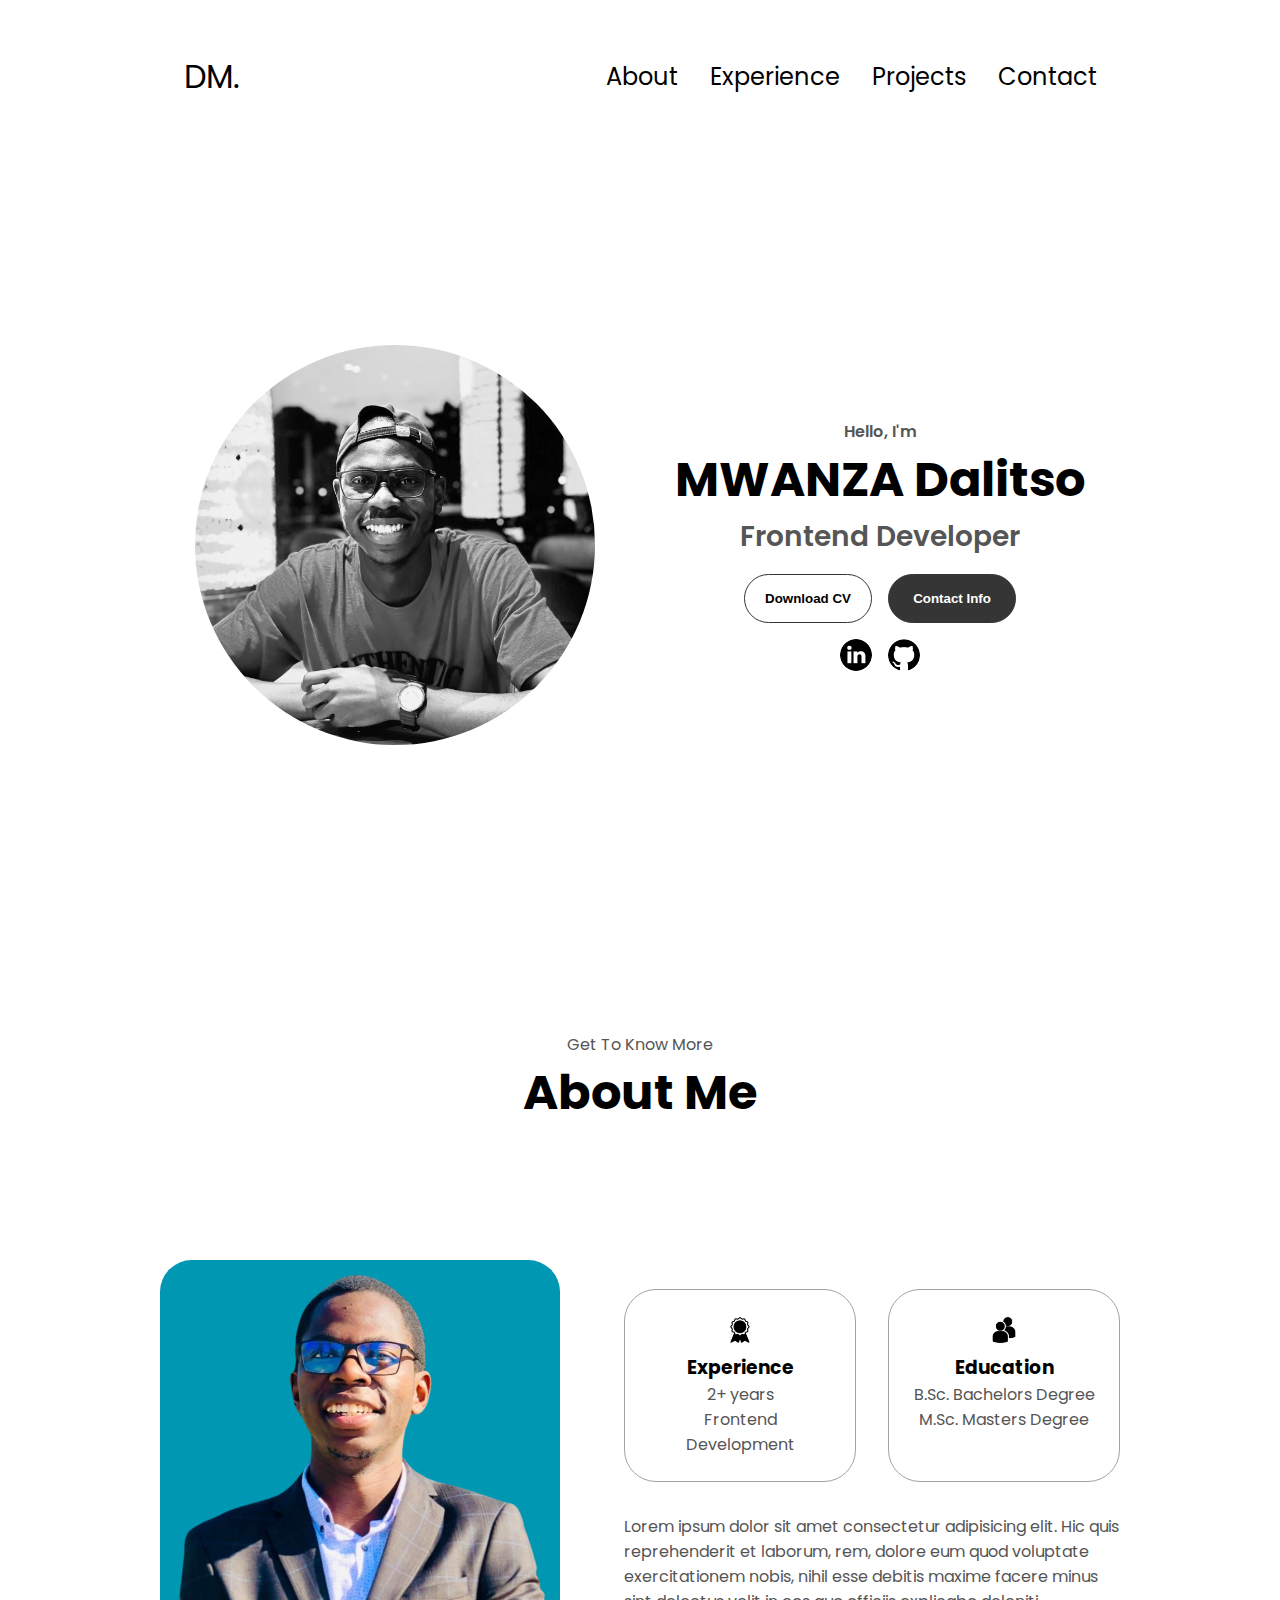
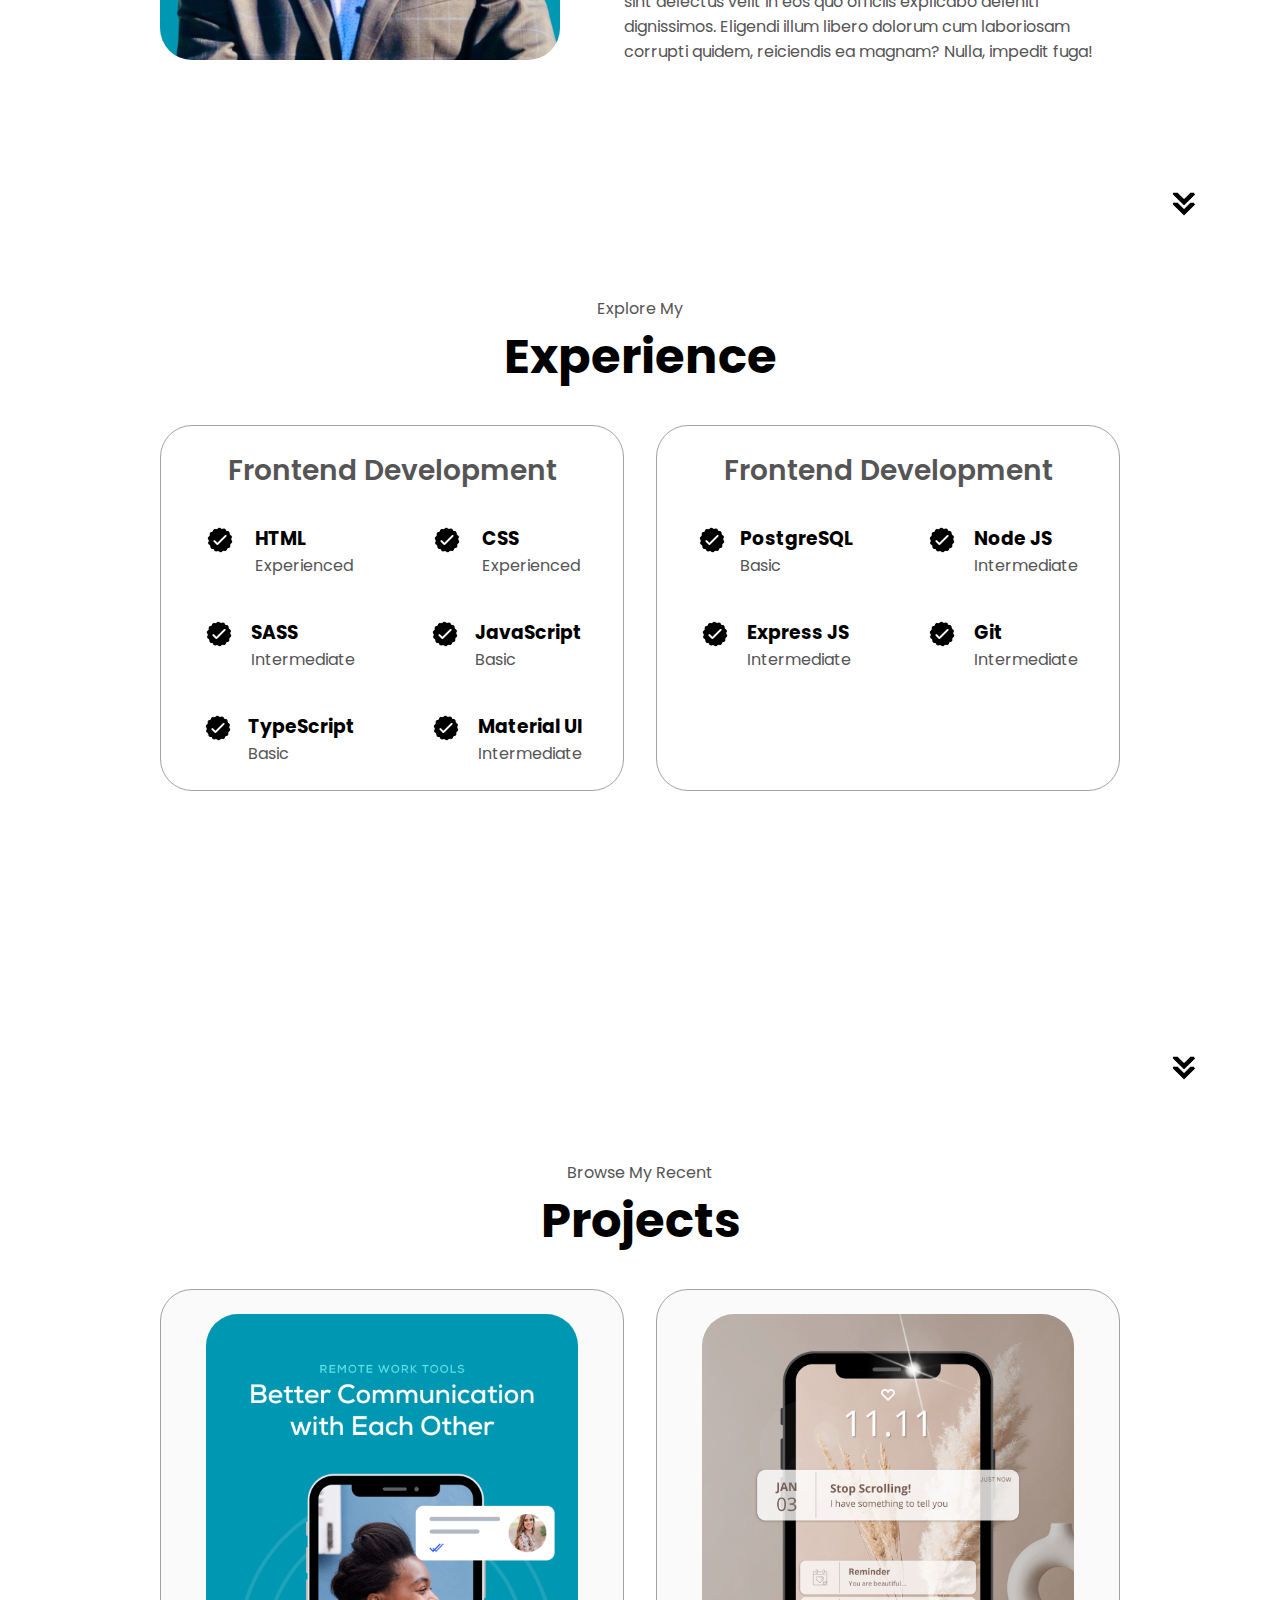
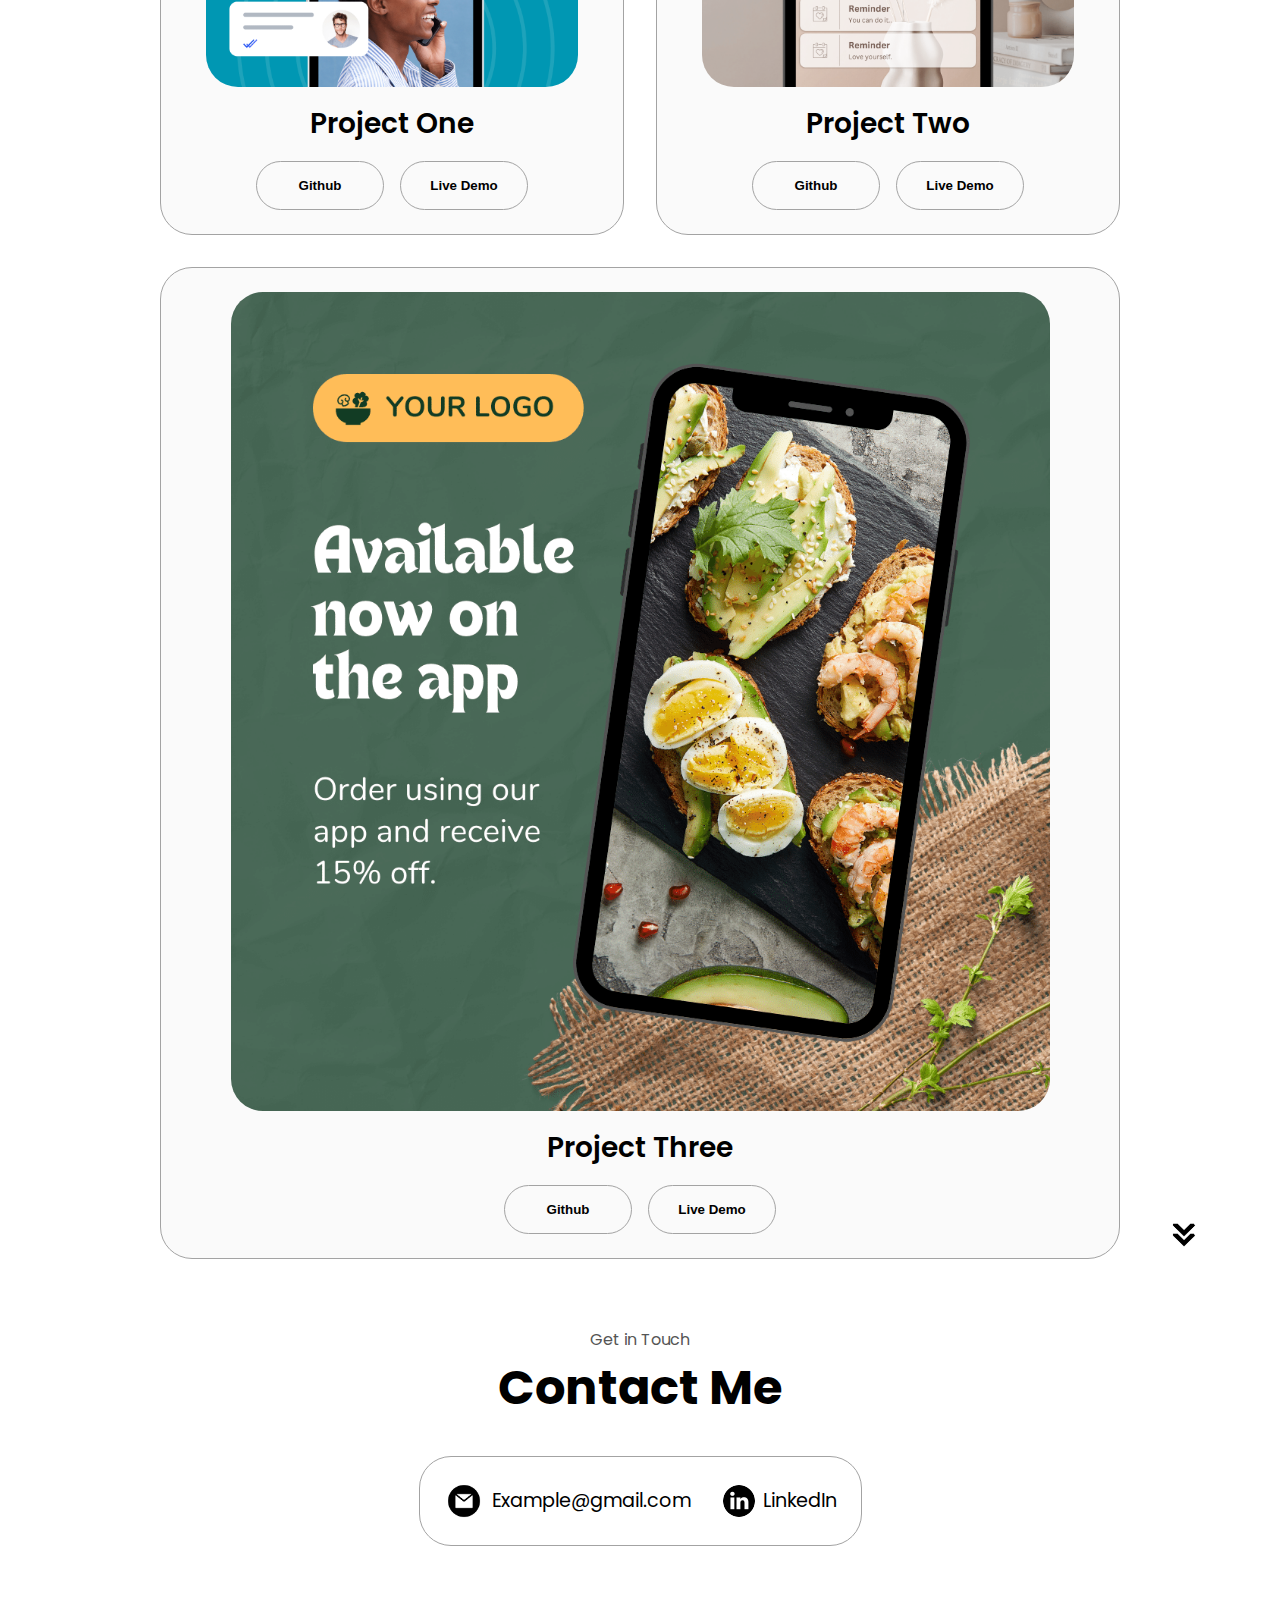
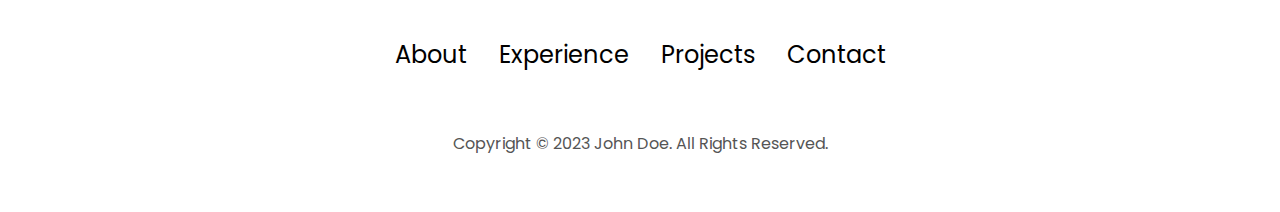
<file: Part I/index.html>
<!DOCTYPE html>
<html lang="en">
  <head>
    <meta charset="UTF-8" />
    <meta http-equiv="X-UA-Compatible" content="IE=edge" />
    <meta name="viewport" content="width=device-width, initial-scale=1.0" />
    <title>My Portfolio</title>
    <link rel="stylesheet" href="style.css" />
    <link rel="stylesheet" href="mediaqueries.css" />
  </head>
  <body>
    <nav id="desktop-nav">
      <div class="logo">DM.</div>
      <div>
        <ul class="nav-links">
          <li><a href="#about">About</a></li>
          <li><a href="#experience">Experience</a></li>
          <li><a href="#projects">Projects</a></li>
          <li><a href="#contact">Contact</a></li>
        </ul>
      </div>
    </nav>
    <nav id="hamburger-nav">
      <div class="logo">John Doe</div>
      <div class="hamburger-menu">
        <div class="hamburger-icon" onclick="toggleMenu()">
          <span></span>
          <span></span>
          <span></span>
        </div>
        <div class="menu-links">
          <li><a href="#about" onclick="toggleMenu()">About</a></li>
          <li><a href="#experience" onclick="toggleMenu()">Experience</a></li>
          <li><a href="#projects" onclick="toggleMenu()">Projects</a></li>
          <li><a href="#contact" onclick="toggleMenu()">Contact</a></li>
        </div>
      </div>
    </nav>
    <section id="profile">
      <div class="section__pic-container">
        <img src="./assets/profile-pic.JPG" alt="John Doe profile picture" />
      </div>
      <div class="section__text">
        <p class="section__text__p1">Hello, I'm</p>
        <h1 class="title">MWANZA Dalitso</h1>
        <p class="section__text__p2">Frontend Developer</p>
        <div class="btn-container">
          <button
            class="btn btn-color-2"
            onclick="window.open('./assets/Mwanza_Dalitso_CV.pdf')"
          >
            Download CV
          </button>
          <button class="btn btn-color-1" onclick="location.href='./#contact'">
            Contact Info
          </button>
        </div>
        <div id="socials-container">
          <img
            src="./assets/linkedin.png"
            alt="My LinkedIn profile"
            class="icon"
            onclick="location.href='https://linkedin.com/'"
          />
          <img
            src="./assets/github.png"
            alt="My Github profile"
            class="icon"
            onclick="location.href='https://github.com/'"
          />
        </div>
      </div>
    </section>
    <section id="about">
      <p class="section__text__p1">Get To Know More</p>
      <h1 class="title">About Me</h1>
      <div class="section-container">
        <div class="section__pic-container">
          <img
            src="./assets/Mr.DM.JPG"
            alt="Profile picture"
            class="about-pic"
          />
        </div>
        <div class="about-details-container">
          <div class="about-containers">
            <div class="details-container">
              <img
                src="./assets/experience.png"
                alt="Experience icon"
                class="icon"
              />
              <h3>Experience</h3>
              <p>2+ years <br />Frontend Development</p>
            </div>
            <div class="details-container">
              <img
                src="./assets/education.png"
                alt="Education icon"
                class="icon"
              />
              <h3>Education</h3>
              <p>B.Sc. Bachelors Degree<br />M.Sc. Masters Degree</p>
            </div>
          </div>
          <div class="text-container">
            <p>
              Lorem ipsum dolor sit amet consectetur adipisicing elit. Hic quis
              reprehenderit et laborum, rem, dolore eum quod voluptate
              exercitationem nobis, nihil esse debitis maxime facere minus sint
              delectus velit in eos quo officiis explicabo deleniti dignissimos.
              Eligendi illum libero dolorum cum laboriosam corrupti quidem,
              reiciendis ea magnam? Nulla, impedit fuga!
            </p>
          </div>
        </div>
      </div>
      <img
        src="./assets/arrow.png"
        alt="Arrow icon"
        class="icon arrow"
        onclick="location.href='./#experience'"
      />
    </section>
    <section id="experience">
      <p class="section__text__p1">Explore My</p>
      <h1 class="title">Experience</h1>
      <div class="experience-details-container">
        <div class="about-containers">
          <div class="details-container">
            <h2 class="experience-sub-title">Frontend Development</h2>
            <div class="article-container">
              <article>
                <img
                  src="./assets/checkmark.png"
                  alt="Experience icon"
                  class="icon"
                />
                <div>
                  <h3>HTML</h3>
                  <p>Experienced</p>
                </div>
              </article>
              <article>
                <img
                  src="./assets/checkmark.png"
                  alt="Experience icon"
                  class="icon"
                />
                <div>
                  <h3>CSS</h3>
                  <p>Experienced</p>
                </div>
              </article>
              <article>
                <img
                  src="./assets/checkmark.png"
                  alt="Experience icon"
                  class="icon"
                />
                <div>
                  <h3>SASS</h3>
                  <p>Intermediate</p>
                </div>
              </article>
              <article>
                <img
                  src="./assets/checkmark.png"
                  alt="Experience icon"
                  class="icon"
                />
                <div>
                  <h3>JavaScript</h3>
                  <p>Basic</p>
                </div>
              </article>
              <article>
                <img
                  src="./assets/checkmark.png"
                  alt="Experience icon"
                  class="icon"
                />
                <div>
                  <h3>TypeScript</h3>
                  <p>Basic</p>
                </div>
              </article>
              <article>
                <img
                  src="./assets/checkmark.png"
                  alt="Experience icon"
                  class="icon"
                />
                <div>
                  <h3>Material UI</h3>
                  <p>Intermediate</p>
                </div>
              </article>
            </div>
          </div>
          <div class="details-container">
            <h2 class="experience-sub-title">Frontend Development</h2>
            <div class="article-container">
              <article>
                <img
                  src="./assets/checkmark.png"
                  alt="Experience icon"
                  class="icon"
                />
                <div>
                  <h3>PostgreSQL</h3>
                  <p>Basic</p>
                </div>
              </article>
              <article>
                <img
                  src="./assets/checkmark.png"
                  alt="Experience icon"
                  class="icon"
                />
                <div>
                  <h3>Node JS</h3>
                  <p>Intermediate</p>
                </div>
              </article>
              <article>
                <img
                  src="./assets/checkmark.png"
                  alt="Experience icon"
                  class="icon"
                />
                <div>
                  <h3>Express JS</h3>
                  <p>Intermediate</p>
                </div>
              </article>
              <article>
                <img
                  src="./assets/checkmark.png"
                  alt="Experience icon"
                  class="icon"
                />
                <div>
                  <h3>Git</h3>
                  <p>Intermediate</p>
                </div>
              </article>
            </div>
          </div>
        </div>
      </div>
      <img
        src="./assets/arrow.png"
        alt="Arrow icon"
        class="icon arrow"
        onclick="location.href='./#projects'"
      />
    </section>
    <section id="projects">
      <p class="section__text__p1">Browse My Recent</p>
      <h1 class="title">Projects</h1>
      <div class="experience-details-container">
        <div class="about-containers">
          <div class="details-container color-container">
            <div class="article-container">
              <img
                src="./assets/project-1.png"
                alt="Project 1"
                class="project-img"
              />
            </div>
            <h2 class="experience-sub-title project-title">Project One</h2>
            <div class="btn-container">
              <button
                class="btn btn-color-2 project-btn"
                onclick="location.href='https://github.com/'"
              >
                Github
              </button>
              <button
                class="btn btn-color-2 project-btn"
                onclick="location.href='https://github.com/'"
              >
                Live Demo
              </button>
            </div>
          </div>
          <div class="details-container color-container">
            <div class="article-container">
              <img
                src="./assets/project-2.png"
                alt="Project 2"
                class="project-img"
              />
            </div>
            <h2 class="experience-sub-title project-title">Project Two</h2>
            <div class="btn-container">
              <button
                class="btn btn-color-2 project-btn"
                onclick="location.href='https://github.com/'"
              >
                Github
              </button>
              <button
                class="btn btn-color-2 project-btn"
                onclick="location.href='https://github.com/'"
              >
                Live Demo
              </button>
            </div>
          </div>
          <div class="details-container color-container">
            <div class="article-container">
              <img
                src="./assets/project-3.png"
                alt="Project 3"
                class="project-img"
              />
            </div>
            <h2 class="experience-sub-title project-title">Project Three</h2>
            <div class="btn-container">
              <button
                class="btn btn-color-2 project-btn"
                onclick="location.href='https://github.com/'"
              >
                Github
              </button>
              <button
                class="btn btn-color-2 project-btn"
                onclick="location.href='https://github.com/'"
              >
                Live Demo
              </button>
            </div>
          </div>
        </div>
      </div>
      <img
        src="./assets/arrow.png"
        alt="Arrow icon"
        class="icon arrow"
        onclick="location.href='./#contact'"
      />
    </section>
    <section id="contact">
      <p class="section__text__p1">Get in Touch</p>
      <h1 class="title">Contact Me</h1>
      <div class="contact-info-upper-container">
        <div class="contact-info-container">
          <img
            src="./assets/email.png"
            alt="Email icon"
            class="icon contact-icon email-icon"
          />
          <p><a href="mailto:examplemail@gmail.com">Example@gmail.com</a></p>
        </div>
        <div class="contact-info-container">
          <img
            src="./assets/linkedin.png"
            alt="LinkedIn icon"
            class="icon contact-icon"
          />
          <p><a href="https://www.linkedin.com">LinkedIn</a></p>
        </div>
      </div>
    </section>
    <footer>
      <nav>
        <div class="nav-links-container">
          <ul class="nav-links">
            <li><a href="#about">About</a></li>
            <li><a href="#experience">Experience</a></li>
            <li><a href="#projects">Projects</a></li>
            <li><a href="#contact">Contact</a></li>
          </ul>
        </div>
      </nav>
      <p>Copyright &#169; 2023 John Doe. All Rights Reserved.</p>
    </footer>
    <script src="script.js"></script>
  </body>
</html>
</file>
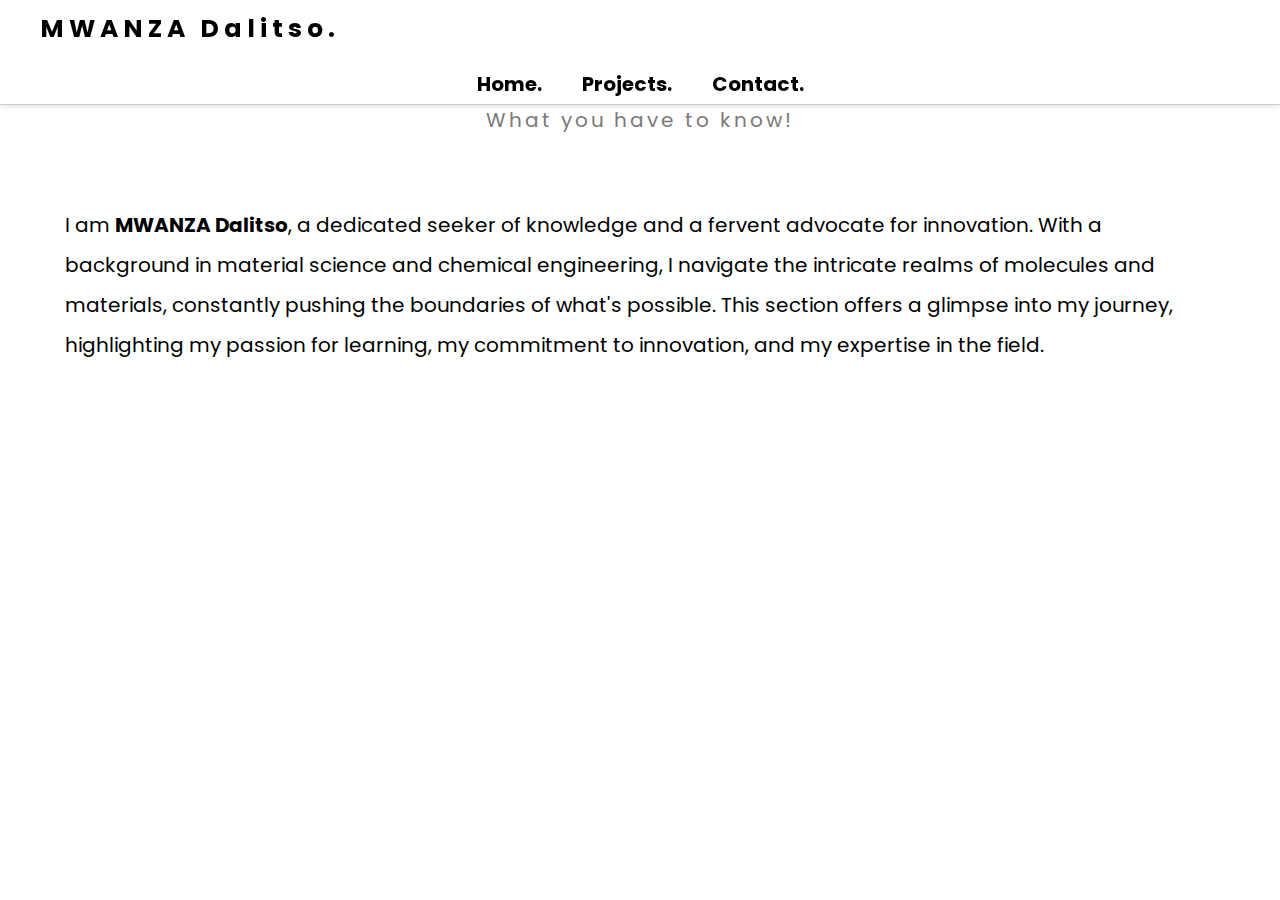
<file: Part II/about.html>
<!DOCTYPE html>
<html lang="en">
<head>
  <meta charset="UTF-8">
  <meta name="viewport" content="width=device-width, initial-scale=1.0">
  <title>Document</title>
  <link rel="stylesheet" href="styles.css">
  <link rel="stylesheet" href="https://cdnjs.cloudflare.com/ajax/libs/font-awesome/6.5.2/css/all.min.css" integrity="sha512-SnH5WK+bZxgPHs44uWIX+LLJAJ9/2PkPKZ5QiAj6Ta86w+fsb2TkcmfRyVX3pBnMFcV7oQPJkl9QevSCWr3W6A==" crossorigin="anonymous" referrerpolicy="no-referrer" />

</head>
<body>
  <!-- MAIN SECTION -->
  <header id="header">
    <h1 class="logo"> <i class="fa-brands fa-slack"></i>MWANZA Dalitso.</h1>
    <nav>
      <ul>
        <li><a href="home.html">Home.</a></li>
        <li><a href="projects.html">Projects.</a></li>
        <li><a href="contact.html">Contact.</a></li>
      </ul>
    </nav>
  </header>
  <!-- ABOUT SECTION -->
  <section id="about__section">
    <div class="section_container">About.</div>
    <div class="section__container__sub"> 
      <p>What you have to know!</p>
    </div>
      <div class="content-container">
        <div>
          <p>
            I am <span>MWANZA Dalitso</span>,  a dedicated seeker of knowledge and a fervent advocate for innovation. With a background in material science and chemical engineering, I navigate the intricate realms of molecules and materials, constantly pushing the boundaries of what's possible. This section offers a glimpse into my journey, highlighting my passion for learning, my commitment to innovation, and my expertise in the field.
          </p>
        </div>
  </section>
  <!-- JS TAG -->
  <script src="script.js"></script>
</body>
</html>
</file>
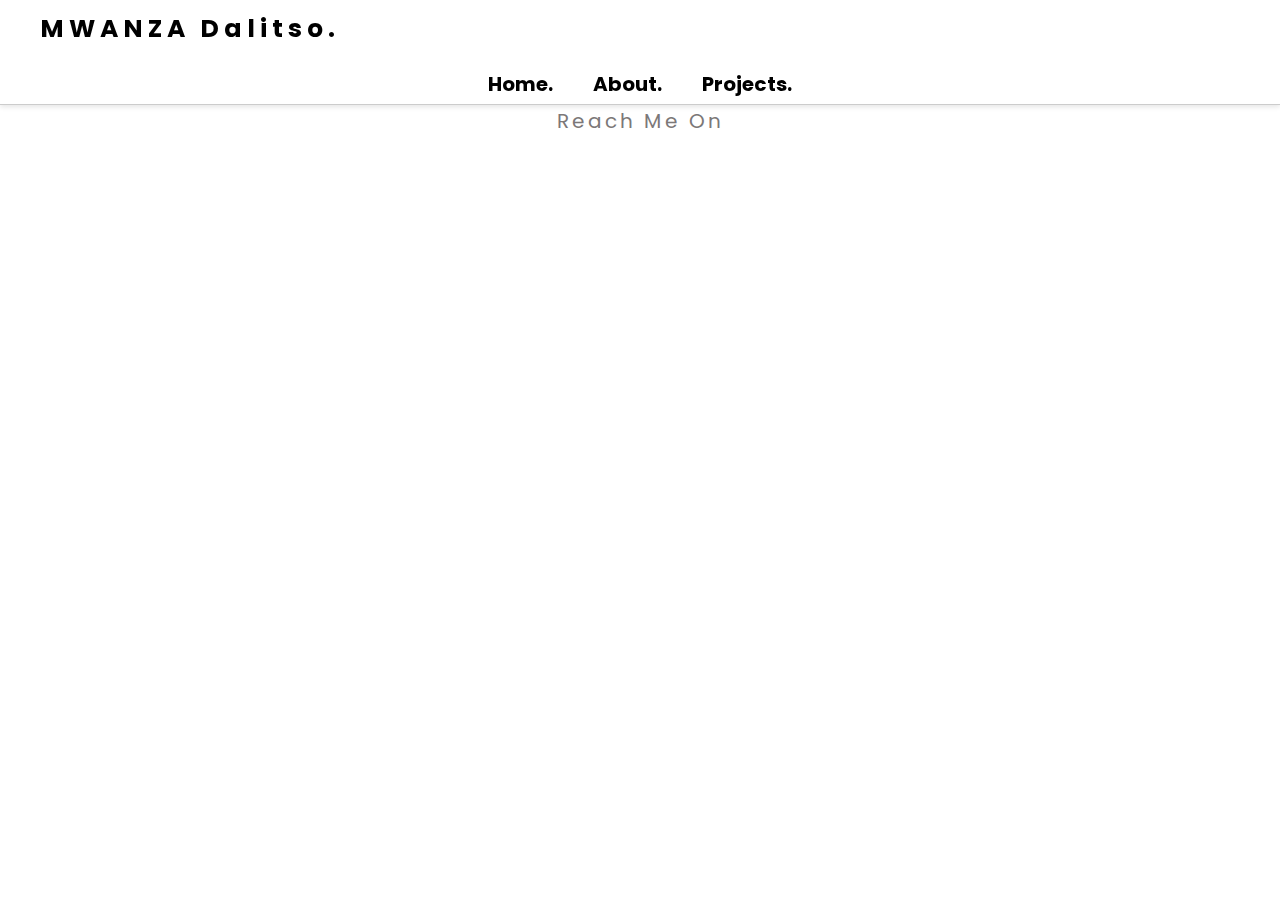
<file: Part II/contact.html>
<!DOCTYPE html>
<html lang="en">
<head>
  <meta charset="UTF-8">
  <meta name="viewport" content="width=device-width, initial-scale=1.0">
  <title>Document</title>
  <link rel="stylesheet" href="styles.css">
  <link rel="stylesheet" href="https://cdnjs.cloudflare.com/ajax/libs/font-awesome/6.5.2/css/all.min.css" integrity="sha512-SnH5WK+bZxgPHs44uWIX+LLJAJ9/2PkPKZ5QiAj6Ta86w+fsb2TkcmfRyVX3pBnMFcV7oQPJkl9QevSCWr3W6A==" crossorigin="anonymous" referrerpolicy="no-referrer" />

</head>
<body>
  <!-- MAIN SECTION -->
  <header id="header">
    <h1 class="logo"> <i class="fa-brands fa-slack"></i>MWANZA Dalitso.</h1>
    <nav>
      <ul>
        <li><a href="home.html">Home.</a></li>
        <li><a href="about.html">About.</a></li>
        <li><a href="projects.html">Projects.</a></li>
      </ul>
    </nav>
  </header>
  <section id="contact__section">
    <div class="section_container">Social Networks.</div>
    <div class="section__container__sub">
      <p>Reach Me On</p> </div>
    <article class="icons">
      <ul>
        <li><a href="https://www.facebook.com/mwanza.d.dalitso"><i class="fa-brands fa-facebook"></i></a></li>
        <li><a href="https://www.instagram.com/mwanza.d.dalitso/"><i class="fa-brands fa-instagram"></i></a></li>
        <li><a href="https://www.youtube.com/@MWANZA_DM"><i class="fa-brands fa-youtube"></i></a></li>
        <li><a href="https://twitter.com/MwanzaDalitsoZM"><i class="fa-brands fa-x-twitter"></i></a></li>
      </ul>
    </article>
  </section>
<!-- JS TAG -->
<script src="script.js"></script>
</body>
</html>
</file>
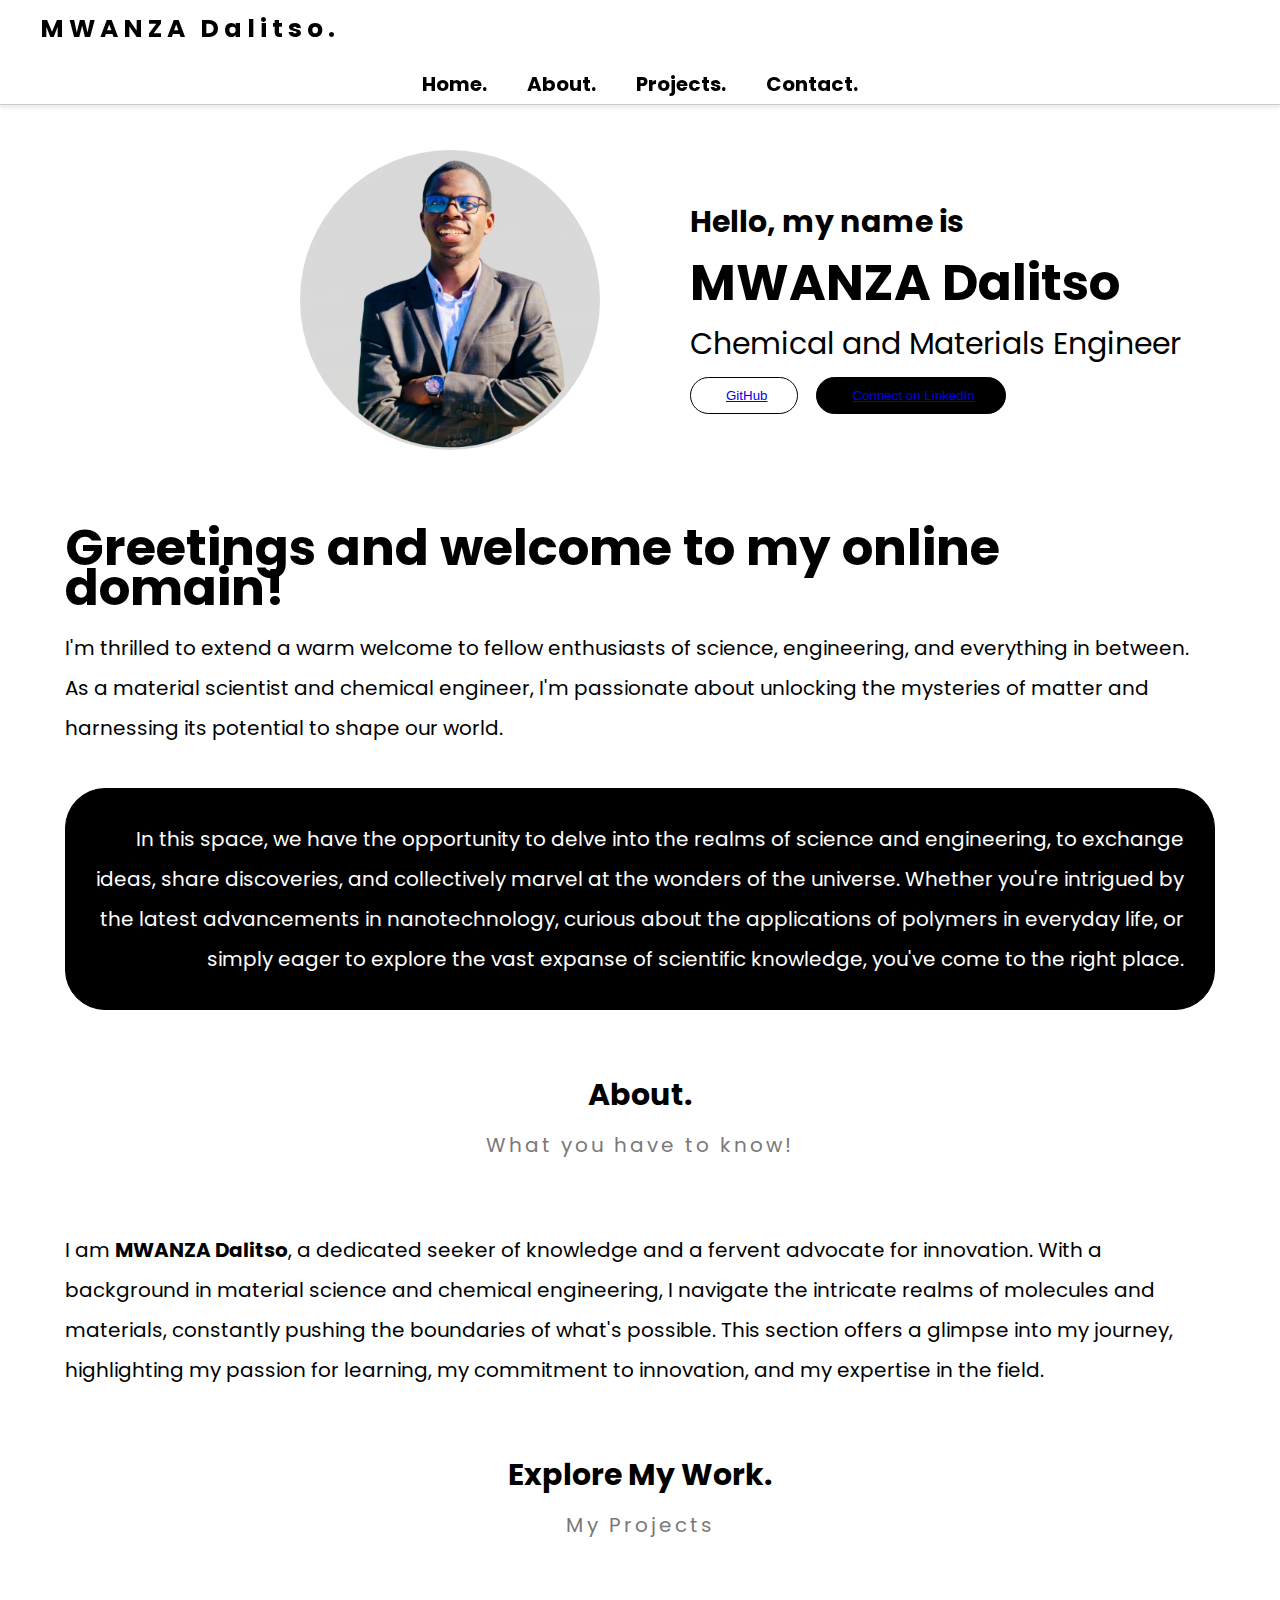
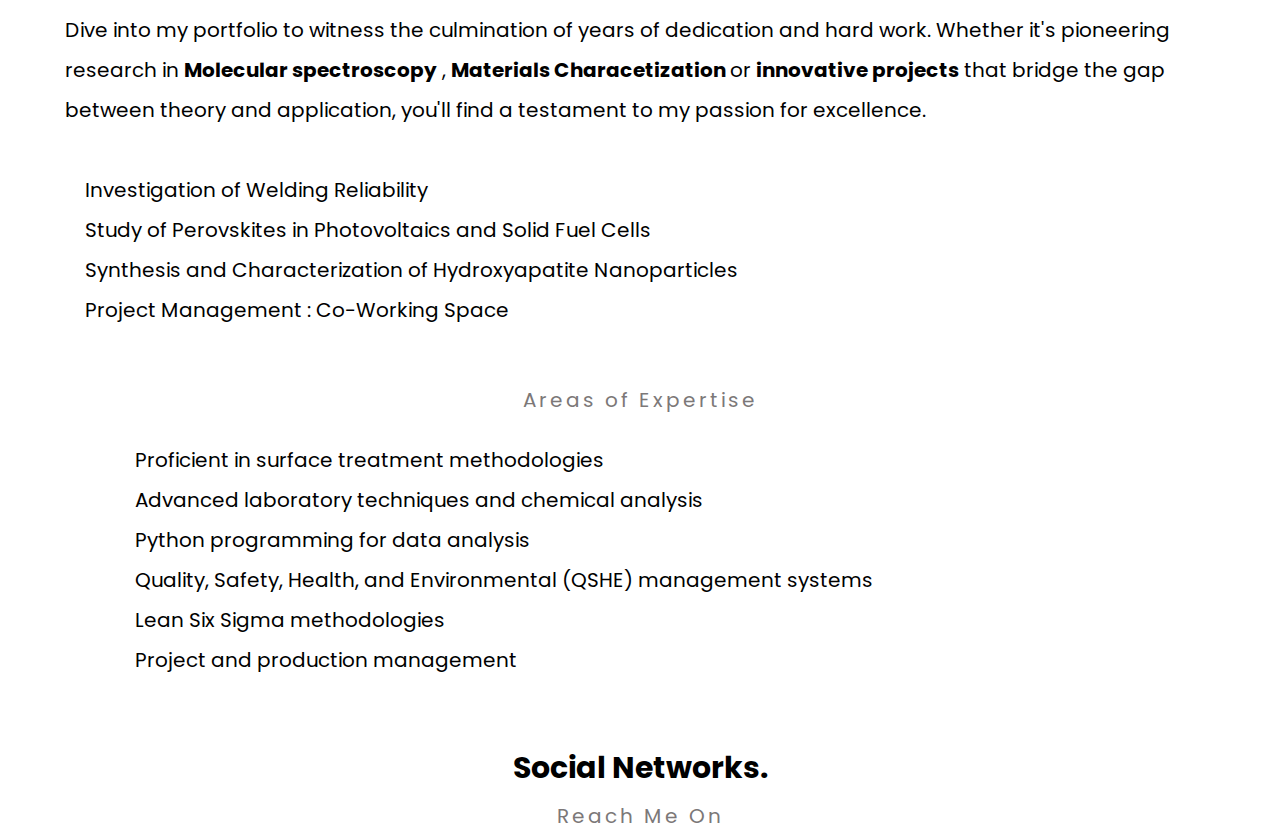
<file: Part II/main.html>
<!DOCTYPE html>
<html lang="en">
<head>
  <meta charset="UTF-8">
  <meta name="viewport" content="width=device-width, initial-scale=1.0">
  <title>MWANZA DM.</title>
  <link rel="stylesheet" href="styles.css">
  <link rel="stylesheet" href="https://cdnjs.cloudflare.com/ajax/libs/font-awesome/6.5.2/css/all.min.css" integrity="sha512-SnH5WK+bZxgPHs44uWIX+LLJAJ9/2PkPKZ5QiAj6Ta86w+fsb2TkcmfRyVX3pBnMFcV7oQPJkl9QevSCWr3W6A==" crossorigin="anonymous" referrerpolicy="no-referrer" />

</head>
<body>
<!-- MAIN SECTION -->
  <header id="header">
    <h1 class="logo"> <i class="fa-brands fa-slack"></i>MWANZA Dalitso.</h1>
    <nav>
      <ul>
        <li><a href="home.html">Home.</a></li>
        <li><a href="about.html">About.</a></li>
        <li><a href="projects.html">Projects.</a></li>
        <li><a href="contact.html">Contact.</a></li>
      </ul>
    </nav>
  </header>

<!-- HOME SECTION -->
  <section id="home__section__">
    <div class="home__section">Home.</div>
    <div class="container">
      <div>
        <img src="images/profile__pic.png" alt="">
      </div>
      <div class="home-section">
        <h4>Hello, my name is</h4>
        <h1> MWANZA Dalitso</h1>
        <p>Chemical and Materials Engineer</p>
        <div class="btn-1">
          <div class="btn-1">
            <!-- <a href="www.canva.com/design/DAF_ehY5FIw/5enXbmmlulrkzFFyUw8c5A/edit?utm_content=DAF_ehY5FIw&utm_campaign=designshare&utm_medium=link2&utm_source=sharebutton" class="resume"><i class="fa-solid fa-user"></i>Resume</a> -->
            <button class="git_profile"><a href="www.github.com/Mwanza-DM"><i class="fa-brands fa-github"></i>GitHub</a></button>
            <button class="portfolio"><a href="www.linkedin.com/in/mwanza-dalitso/"><i class="fa-brands fa-linkedin"></i>Connect on LinkedIn</a></button>
          </div>
          
        </div>
      </div>
    </div>
  </section>

  <!-- GREETINGS SECTION -->
  <section id="home__content">
    <div class="content-container">
      <div class="welcome-msg">
        <h1>Greetings and welcome to my online domain!</h1>
        <p>
          I'm thrilled to extend a warm welcome to fellow enthusiasts of science, engineering, and everything in between. As a material scientist and chemical engineer, I'm passionate about unlocking the mysteries of matter and harnessing its potential to shape our world.
      </p>
      </div>
    </div>
    <div class="content-container">
      <div class="welcome-msg-1">
        <p>
          In this space, we have the opportunity to delve into the realms of science and engineering, to exchange ideas, share discoveries, and collectively marvel at the wonders of the universe. Whether you're intrigued by the latest advancements in nanotechnology, curious about the applications of polymers in everyday life, or simply eager to explore the vast expanse of scientific knowledge, you've come to the right place.
      </p>
      </div>
    </div>
  </section>

  <!-- ABOUT SECTION -->
  <section id="about__section">
    <div class="section_container">About.</div>
    <div class="section__container__sub"> 
      <p>What you have to know!</p>
    </div>
      <div class="content-container">
        <div>
          <p>
            I am <span>MWANZA Dalitso</span>,  a dedicated seeker of knowledge and a fervent advocate for innovation. With a background in material science and chemical engineering, I navigate the intricate realms of molecules and materials, constantly pushing the boundaries of what's possible. This section offers a glimpse into my journey, highlighting my passion for learning, my commitment to innovation, and my expertise in the field.
          </p>
        </div>
  </section>

  <!-- EXPLORE MY WORK -->
  <section id="my__work__section">
    <div class="section_container">Explore My Work.
    </div>
    <div class="section__container__sub">
      <p>My Projects</p>
    </div>
    <div class="content-container">
      <div>
          <p>
            Dive into my portfolio to witness the culmination of years of dedication and hard work. Whether it's pioneering research in <span>Molecular spectroscopy</span> , <span>Materials Characetization </span> or <span>innovative projects</span> that bridge the gap between theory and application, you'll find a testament to my passion for excellence.
          </p>
          <div class="project__list">
            <p><a href="https://drive.google.com/file/d/1qm8z2gJfwN8blxlfb6uHjXYH_mz1NiUR/view?usp=sharing"><i class="fa-solid fa-gear"></i>Investigation of Welding Reliability</a></p>
            <p><a href="https://drive.google.com/file/d/1QZyeOM7hcLdPbZJ3LDOXmwqv1j4Xkte4/view?usp=sharing"><i class="fa-solid fa-solar-panel"></i>Study of Perovskites in Photovoltaics and Solid Fuel Cells</a></p>
            <p><a href="https://drive.google.com/file/d/1KvAI3AK8iBXnkxTDHKtdg-Yw26kYeggE/view?usp=sharing"><i class="fa-solid fa-flask-vial"></i>Synthesis and Characterization of Hydroxyapatite Nanoparticles</a></p>
            <p><a href="https://drive.google.com/file/d/1GiPEf4HATyr79PwXWtzjQgQdQgcT5HYB/view?usp=sharing"><i class="fa-solid fa-list-check"></i>Project Management : Co-Working Space</a></p>
          </div>
        </div>
  </section>

<!-- AREA OF EXPERTISE -->
  <section id="experience">
    
    <div class="section__container__sub__1">
      <p> Areas of Expertise</p></div>
    <div class="content-container">
      <article>
        <div class="skill">
          <p><i class="fas fa-flask"></i>Proficient in surface treatment methodologies</p>
          <p><i class="fas fa-microscope"></i>Advanced laboratory techniques and chemical analysis</p>
          <p><i class="fab fa-python"></i>Python programming for data analysis</p>
          <p><i class="fas fa-shield-alt"></i> Quality, Safety, Health, and Environmental (QSHE) management systems</p>
          <p><i class="fas fa-chart-line"></i>Lean Six Sigma methodologies</p>
          <p><i class="fas fa-tasks"></i>Project and production management</p>
        </div>
      </article>
  </section>

  <!-- CONTACT DETAILS -->

<section id="contact__section">
  <div class="section_container">Social Networks.</div>
  <div class="section__container__sub">
    <p>Reach Me On</p> </div>
  <article class="icons">
    <ul>
      <li><a href="https://www.facebook.com/mwanza.d.dalitso"><i class="fa-brands fa-facebook"></i></a></li>
      <li><a href="https://www.instagram.com/mwanza.d.dalitso/"><i class="fa-brands fa-instagram"></i></a></li>
      <li><a href="https://www.youtube.com/@MWANZA_DM"><i class="fa-brands fa-youtube"></i></a></li>
      <li><a href="https://twitter.com/MwanzaDalitsoZM"><i class="fa-brands fa-x-twitter"></i></a></li>
    </ul>
  </article>
</section>

  <script src="script.js"></script>
</body>
</html>
</file>
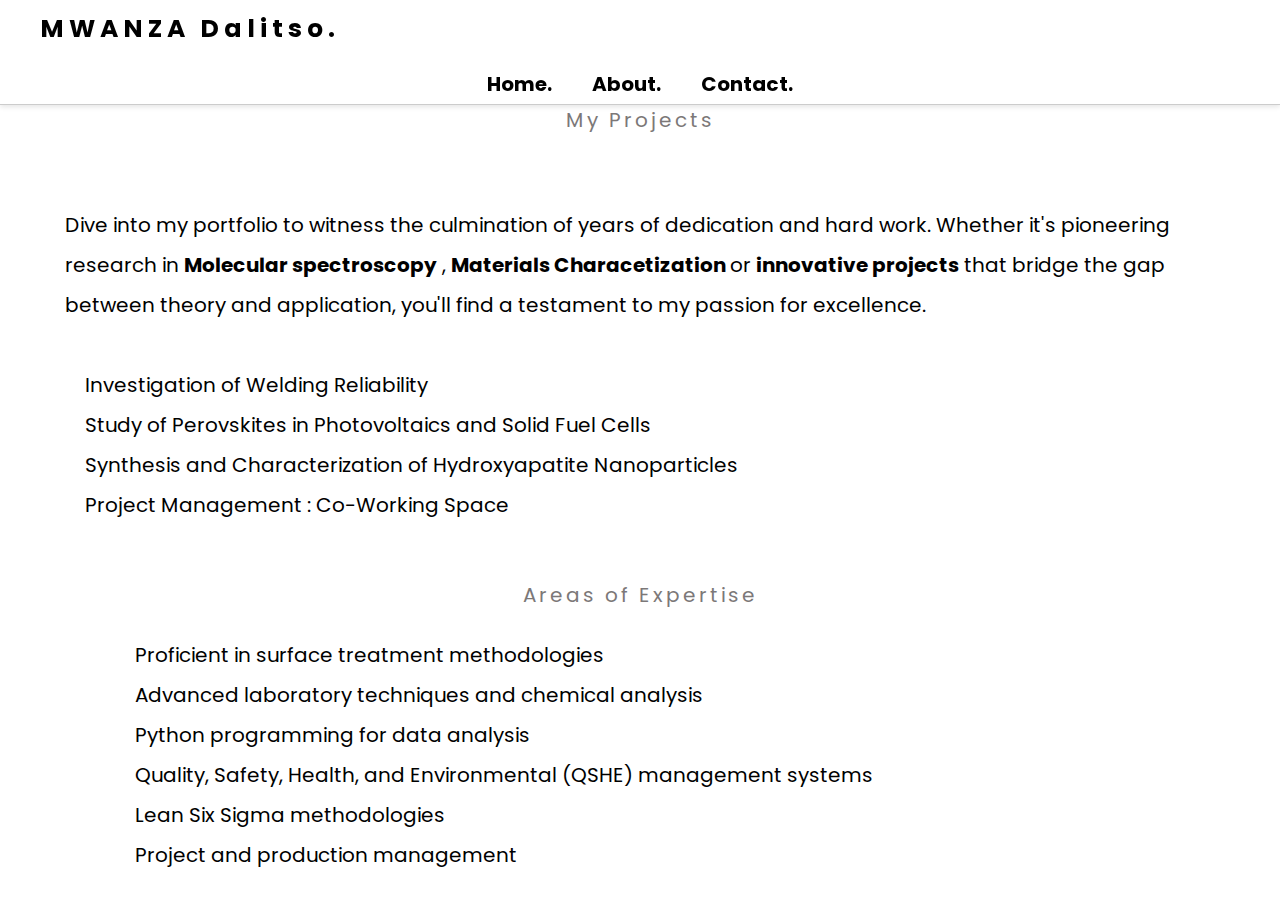
<file: Part II/projects.html>
<!DOCTYPE html>
<html lang="en">
<head>
  <meta charset="UTF-8">
  <meta name="viewport" content="width=device-width, initial-scale=1.0">
  <title>Document</title>
  <link rel="stylesheet" href="styles.css">
  <link rel="stylesheet" href="https://cdnjs.cloudflare.com/ajax/libs/font-awesome/6.5.2/css/all.min.css" integrity="sha512-SnH5WK+bZxgPHs44uWIX+LLJAJ9/2PkPKZ5QiAj6Ta86w+fsb2TkcmfRyVX3pBnMFcV7oQPJkl9QevSCWr3W6A==" crossorigin="anonymous" referrerpolicy="no-referrer" />

</head>
<body>
  <!-- MAIN SECTION -->
  <header id="header">
    <h1 class="logo"> <i class="fa-brands fa-slack"></i>MWANZA Dalitso.</h1>
    <nav>
      <ul>
        <li><a href="home.html">Home.</a></li>
        <li><a href="about.html">About.</a></li>
        <li><a href="contact.html">Contact.</a></li>
      </ul>
    </nav>
  </header>
  <!-- EXPLORE MY WORK -->
  <section id="my__work__section">
    <div class="section_container">Explore My Work.
    </div>
    <div class="section__container__sub">
      <p>My Projects</p>
    </div>
    <div class="content-container">
      <div>
          <p>
            Dive into my portfolio to witness the culmination of years of dedication and hard work. Whether it's pioneering research in <span>Molecular spectroscopy</span> , <span>Materials Characetization </span> or <span>innovative projects</span> that bridge the gap between theory and application, you'll find a testament to my passion for excellence.
          </p>
          <div class="project__list">
            <p><a href="https://drive.google.com/file/d/1qm8z2gJfwN8blxlfb6uHjXYH_mz1NiUR/view?usp=sharing"><i class="fa-solid fa-gear"></i>Investigation of Welding Reliability</a></p>
            <p><a href="https://drive.google.com/file/d/1QZyeOM7hcLdPbZJ3LDOXmwqv1j4Xkte4/view?usp=sharing"><i class="fa-solid fa-solar-panel"></i>Study of Perovskites in Photovoltaics and Solid Fuel Cells</a></p>
            <p><a href="https://drive.google.com/file/d/1KvAI3AK8iBXnkxTDHKtdg-Yw26kYeggE/view?usp=sharing"><i class="fa-solid fa-flask-vial"></i>Synthesis and Characterization of Hydroxyapatite Nanoparticles</a></p>
            <p><a href="https://drive.google.com/file/d/1GiPEf4HATyr79PwXWtzjQgQdQgcT5HYB/view?usp=sharing"><i class="fa-solid fa-list-check"></i>Project Management : Co-Working Space</a></p>
          </div>
        </div>
  </section>

<!-- AREA OF EXPERTISE -->
  <section id="experience">
    
    <div class="section__container__sub__1">
      <p> Areas of Expertise</p></div>
    <div class="content-container">
      <article>
        <div class="skill">
          <p><i class="fas fa-flask"></i>Proficient in surface treatment methodologies</p>
          <p><i class="fas fa-microscope"></i>Advanced laboratory techniques and chemical analysis</p>
          <p><i class="fab fa-python"></i>Python programming for data analysis</p>
          <p><i class="fas fa-shield-alt"></i> Quality, Safety, Health, and Environmental (QSHE) management systems</p>
          <p><i class="fas fa-chart-line"></i>Lean Six Sigma methodologies</p>
          <p><i class="fas fa-tasks"></i>Project and production management</p>
        </div>
      </article>
  </section>
  <!-- JS TAG -->
  <script src="script.js"></script>
</body>
</html>
</file>
<file: Part I/style.css>
/* GENERAL */

@import url("https://fonts.googleapis.com/css2?family=Poppins:wght@300;400;500;600&display=swap");

* {
  margin: 0;
  padding: 0;
}

body {
  font-family: "Poppins", sans-serif;
}

html {
  scroll-behavior: smooth;
}

p {
  color: rgb(85, 85, 85);
}

/* TRANSITION */

a,
.btn {
  transition: all 300ms ease;
}
img{
  border-radius: 50%;
}

/* DESKTOP NAV */

nav,
.nav-links {
  display: flex;
}

nav {
  justify-content: space-around;
  align-items: center;
  height: 17vh;
}

.nav-links {
  gap: 2rem;
  list-style: none;
  font-size: 1.5rem;
}

a {
  color: black;
  text-decoration: none;
  text-decoration-color: white;
}

a:hover {
  color: grey;
  text-decoration: underline;
  text-underline-offset: 1rem;
  text-decoration-color: rgb(181, 181, 181);
}

.logo {
  font-size: 2rem;
}

.logo:hover {
  cursor: default;
}

/* HAMBURGER MENU */

#hamburger-nav {
  display: none;
}

.hamburger-menu {
  position: relative;
  display: inline-block;
}

.hamburger-icon {
  display: flex;
  flex-direction: column;
  justify-content: space-between;
  height: 24px;
  width: 30px;
  cursor: pointer;
}

.hamburger-icon span {
  width: 100%;
  height: 2px;
  background-color: black;
  transition: all 0.3 ease-in-out;
}

.menu-links {
  position: absolute;
  top: 100%;
  right: 0;
  background-color: white;
  width: fit-content;
  max-height: 0;
  overflow: hidden;
  transition: all 0.3 ease-in-out;
}

.menu-links a {
  display: block;
  padding: 10px;
  text-align: center;
  font-size: 1.5rem;
  color: black;
  text-decoration: none;
  transition: all 0.3 ease-in-out;
}

.menu-links li {
  list-style: none;
}

.menu-links.open {
  max-height: 300px;
}

.hamburger-icon.open span:first-child {
  transform: rotate(45deg) translate(10px, 5px);
}

.hamburger-icon.open span:nth-child(2) {
  opacity: 0;
}

.hamburger-icon.open span:last-child {
  transform: rotate(-45deg) translate(10px, -5px);
}

.hamburger-icon span:first-child {
  transform: none;
}

.hamburger-icon span:first-child {
  opacity: 1;
}

.hamburger-icon span:first-child {
  transform: none;
}

/* SECTIONS */

section {
  padding-top: 4vh;
  height: 96vh;
  margin: 0 10rem;
  box-sizing: border-box;
  min-height: fit-content;
}

.section-container {
  display: flex;
}

/* PROFILE SECTION */

#profile {
  display: flex;
  justify-content: center;
  gap: 5rem;
  height: 80vh;
}

.section__pic-container {
  display: flex;
  height: 400px;
  width: 400px;
  margin: auto 0;
}

.section__text {
  align-self: center;
  text-align: center;
}

.section__text p {
  font-weight: 600;
}

.section__text__p1 {
  text-align: center;
}

.section__text__p2 {
  font-size: 1.75rem;
  margin-bottom: 1rem;
}

.title {
  font-size: 3rem;
  text-align: center;
}

#socials-container {
  display: flex;
  justify-content: center;
  margin-top: 1rem;
  gap: 1rem;
}

/* ICONS */

.icon {
  cursor: pointer;
  height: 2rem;
}

/* BUTTONS */

.btn-container {
  display: flex;
  justify-content: center;
  gap: 1rem;
}

.btn {
  font-weight: 600;
  transition: all 300ms ease;
  padding: 1rem;
  width: 8rem;
  border-radius: 2rem;
}

.btn-color-1,
.btn-color-2 {
  border: rgb(53, 53, 53) 0.1rem solid;
}

.btn-color-1:hover,
.btn-color-2:hover {
  cursor: pointer;
}

.btn-color-1,
.btn-color-2:hover {
  background: rgb(53, 53, 53);
  color: white;
}

.btn-color-1:hover {
  background: rgb(0, 0, 0);
}

.btn-color-2 {
  background: none;
}

.btn-color-2:hover {
  border: rgb(255, 255, 255) 0.1rem solid;
}

.btn-container {
  gap: 1rem;
}

/* ABOUT SECTION */

#about {
  position: relative;
}

.about-containers {
  gap: 2rem;
  margin-bottom: 2rem;
  margin-top: 2rem;
}

.about-details-container {
  justify-content: center;
  flex-direction: column;
}

.about-containers,
.about-details-container {
  display: flex;
}

.about-pic {
  border-radius: 2rem;
}

.arrow {
  position: absolute;
  right: -5rem;
  bottom: 2.5rem;
}

.details-container {
  padding: 1.5rem;
  flex: 1;
  background: white;
  border-radius: 2rem;
  border: rgb(53, 53, 53) 0.1rem solid;
  border-color: rgb(163, 163, 163);
  text-align: center;
}

.section-container {
  gap: 4rem;
  height: 80%;
}

.section__pic-container {
  height: 400px;
  width: 400px;
  margin: auto 0;
}

/* EXPERIENCE SECTION */

#experience {
  position: relative;
}

.experience-sub-title {
  color: rgb(85, 85, 85);
  font-weight: 600;
  font-size: 1.75rem;
  margin-bottom: 2rem;
}

.experience-details-container {
  display: flex;
  justify-content: center;
  flex-direction: column;
}

.article-container {
  display: flex;
  text-align: initial;
  flex-wrap: wrap;
  flex-direction: row;
  gap: 2.5rem;
  justify-content: space-around;
}

article {
  display: flex;
  width: 10rem;
  justify-content: space-around;
  gap: 0.5rem;
}

article .icon {
  cursor: default;
}

/* PROJECTS SECTION */

#projects {
  position: relative;
}

.color-container {
  border-color: rgb(163, 163, 163);
  background: rgb(250, 250, 250);
}

.project-img {
  border-radius: 2rem;
  width: 90%;
  height: 90%;
}

.project-title {
  margin: 1rem;
  color: black;
}

.project-btn {
  color: black;
  border-color: rgb(163, 163, 163);
}

/* CONTACT */

#contact {
  display: flex;
  justify-content: center;
  flex-direction: column;
  height: 70vh;
}

.contact-info-upper-container {
  display: flex;
  justify-content: center;
  border-radius: 2rem;
  border: rgb(53, 53, 53) 0.1rem solid;
  border-color: rgb(163, 163, 163);
  background: (250, 250, 250);
  margin: 2rem auto;
  padding: 0.5rem;
}

.contact-info-container {
  display: flex;
  align-items: center;
  justify-content: center;
  gap: 0.5rem;
  margin: 1rem;
}

.contact-info-container p {
  font-size: larger;
}

.contact-icon {
  cursor: default;
}

.email-icon {
  height: 2.5rem;
}

/* FOOTER SECTION */

footer {
  height: 26vh;
  margin: 0 1rem;
}

footer p {
  text-align: center;
}
</file>
<file: Part I/mediaqueries.css>
@media screen and (max-width: 1400px) {
  #profile {
    height: 83vh;
    margin-bottom: 6rem;
  }
  .about-containers {
    flex-wrap: wrap;
  }
  #contact,
  #projects {
    height: fit-content;
  }
}

@media screen and (max-width: 1200px) {
  #desktop-nav {
    display: none;
  }
  #hamburger-nav {
    display: flex;
  }
  #experience,
  .experience-details-container {
    margin-top: 2rem;
  }
  #profile,
  .section-container {
    display: block;
  }
  .arrow {
    display: none;
  }
  section,
  .section-container {
    height: fit-content;
  }
  section {
    margin: 0 5%;
  }
  .section__pic-container {
    width: 275px;
    height: 275px;
    margin: 0 auto 2rem;
  }
  .about-containers {
    margin-top: 0;
  }
}

@media screen and (max-width: 600px) {
  #contact,
  footer {
    height: 40vh;
  }
  #profile {
    height: 83vh;
    margin-bottom: 0;
  }
  article {
    font-size: 1rem;
  }
  footer nav {
    height: fit-content;
    margin-bottom: 2rem;
  }
  .about-containers,
  .contact-info-upper-container,
  .btn-container {
    flex-wrap: wrap;
  }
  .contact-info-container {
    margin: 0;
  }
  .contact-info-container p,
  .nav-links li a {
    font-size: 1rem;
  }
  .experience-sub-title {
    font-size: 1.25rem;
  }
  .logo {
    font-size: 1.5rem;
  }
  .nav-links {
    flex-direction: column;
    gap: 0.5rem;
    text-align: center;
  }
  .section__pic-container {
    width: auto;
    height: 46vw;
    justify-content: center;
  }
  .section__text__p2 {
    font-size: 1.25rem;
  }
  .title {
    font-size: 2rem;
  }
  .text-container {
    text-align: justify;
  }
}
</file>
<file: Part II/styles.css>
/* Importing Google Fonts */
@import url('https://fonts.googleapis.com/css2?family=Poppins:ital,wght@0,100;0,200;0,300;0,400;0,500;0,600;0,700;0,800;0,900;1,100;1,200;1,300;1,400;1,500;1,600;1,700;1,800;1,900&display=swap');

/* Resetting default margin and padding */
* {
  margin: 0;
  padding: 0;
}

/* Setting body font-family and font-size */
body {
  font-family: 'Poppins';
  font-size: 30px;
}

/* Sticky header styles */
#header {
  position: fixed;
  top: 0;
  left: 0;
  width: 100%;
  background-color: #fff;
  z-index: 1000;
  border-bottom: 1px solid #ccc;
  box-shadow: 0 2px 5px rgba(0, 0, 0, 0.1);
}

.logo {
  font-weight:light;
  letter-spacing: 5px;
  font-size: 25px;
  margin-left: 40px;
  margin-top: 10px;
}

nav {
  margin-top: 10px;
}

nav ul {
  display: flex;
  justify-content: center;
  align-items: center;
  padding: 0;
}

nav ul li {
  list-style-type: none;
  margin: 0 20px;
}

nav ul li a {
  text-decoration: none;
  color: #000;
  font-size: 20px;
  font-weight: bold;
}

nav ul li a:hover {
  color: #000;
  background: #fff;
  text-shadow: 0 0 10px rgba(147, 147, 147, 0.3);
  cursor: pointer;
  text-decoration: underline;
}

/* General button styles */
button, .git_profile {
  padding: 10px 30px; 
  border-radius: 30px;
  border: 1px solid black;
  cursor: pointer;
}

.btn-1 button i {
  margin-right: 5px;
}

.btn-1 button {
  margin-right: 10px;
}

.btn-1 button:last-child {
  margin-right: 0;
}

/* Portfolio button */
.portfolio{
  background-color: #000;
  color: #fff;
  transition: background-color 0.3s ease, box-shadow 0.3s ease;
  text-decoration: none; 
}

.git_profile{
  background-color: #fff;
  color: #000;
  transition: background-color 0.3s ease, box-shadow 0.3s ease;
  text-decoration: none; 

}
.portfolio:hover {
  box-shadow: 0 0 10px rgba(0, 0, 0, 0.3);
  background-color: #fff;
  color: #000;
}

.git_profile:hover{
  box-shadow: 0 0 10px rgba(0, 0, 0, 0.3);
  background-color: #000;
  color: #fff;
}

/* Home section */
#home__section__ {
  display: flex;
  padding: 0;
  margin: 0;
}

.container {
  display: flex;
  margin-left: 100px;
  margin-top: 150px;
}

img {
  display: inline;
  margin: auto;
  width: 300px;
  border-radius: 150px;
}

.home__section, .section_container {
  margin: 50px;
  font-size: 30px;
  font-weight: bold;
  text-align: center;
}

/* Sticky header when scrolling */
.sticky {
  position: fixed;
  top: 0;
  width: 100%;
  z-index: 1000;
  background-color: #fff;
  border-bottom: 1px solid #ccc;
  box-shadow: 0 2px 5px rgba(0, 0, 0, 0.1);
  transition: background-color 0.3s ease, box-shadow 0.3s ease; 
}

.sticky .logo {
  font-size: 20px; 
}

.sticky nav ul li a {
  margin-left: 20px; 
  font-size: 15px;
}

/* Section hover effect */
.home__section:hover, .section_container:hover, span:hover {
  text-decoration: underline #000;
  box-shadow: 0.3s ease;
  transition: 0.3s ease;
  cursor: pointer;
}

.home-section {
  margin: auto;
  padding-left: 90px;
}

h1 {
  font-size: 50px;
}

/* Greetings section */
#home__content {
  display: inline;
  font-size: 20px;
}

.content-container {
  margin: 50px;
  display: flex;
  color: #000;
  padding: 15px;
  margin-bottom: 5px;
  line-height: 40px;
}

.content-container p {
  text-align: auto;
}

.welcome-msg {
  line-height: 40px;
}

.welcome-msg p {
  margin-top: 20px;
}

.welcome-msg-1 p {
  background-color: #000;
  color: #fff;
  border: 1px solid #000;
  padding: 30px;
  margin-top: -40px;
  border-radius: 40px;
  text-align: end;
  line-height: 40px;
}

.section_container {
  margin: 50px;
  color: black;
}

/* About section */
#about__section {
  margin-top: 20px;
  font-size: 20px;
  line-height: 40px;
}

span {
  font-weight: bolder;
}

/* My Work section */
#my__work__section {
  margin-top: 20px;
  font-size: 20px;
  line-height: 40px;
}

.project__list {
  margin-top: 40px;
  color: black;
}

.project__list a {
  text-decoration: none; 
  color: black; 
}

/* Experience section */
#experience {
  font-size: 20px;
  padding: 0;
  margin: 0;
}

.skill {
  margin-top: -40px;
  margin-left: 50px;
  font-size: 20px;
  line-height: 40px;
}

p i {
  margin-left: 10px;
  margin-right: 10px;
}

.section__container__sub,
.section__container__sub__1 {
  font-size: 20px;
  text-align: center;
  font-weight: light;
  color: rgb(124, 120, 120);
  letter-spacing: 3px;
}

.section__container__sub {
  margin-top: -40px;
}

.section__container__sub__1 {
  margin-top: 40px;
}

/* Contacts section */
#contact__section {
  color: black;
}

.icons {
  text-align: center;
}

.icons ul {
  padding: 0;
  margin: 0;
  display: flex; 
  justify-content: center; 
}

.icons ul li {
  list-style-type: none;
  margin: 0 10px; 
}

.icons ul li a {
  text-decoration: none; 
}

.icons ul li a i {
  justify-content: space-between;
  font-size: 30px;
  color: #000;
}

/* Media queries */
@media only screen and (max-width: 768px) {
  header {
    flex-direction: column;
    align-items: center;
  }

  .logo {
    margin-bottom: 10px;
  }

  nav {
    margin-top: 20px;
  }

  nav ul {
    display: flex;
    flex-direction: column;
    align-items: center;
    padding: 0;
  }

  nav ul li {
    margin: 10px 0;
  }

  nav ul li a {
    margin: 0;
  }
}
</file>
